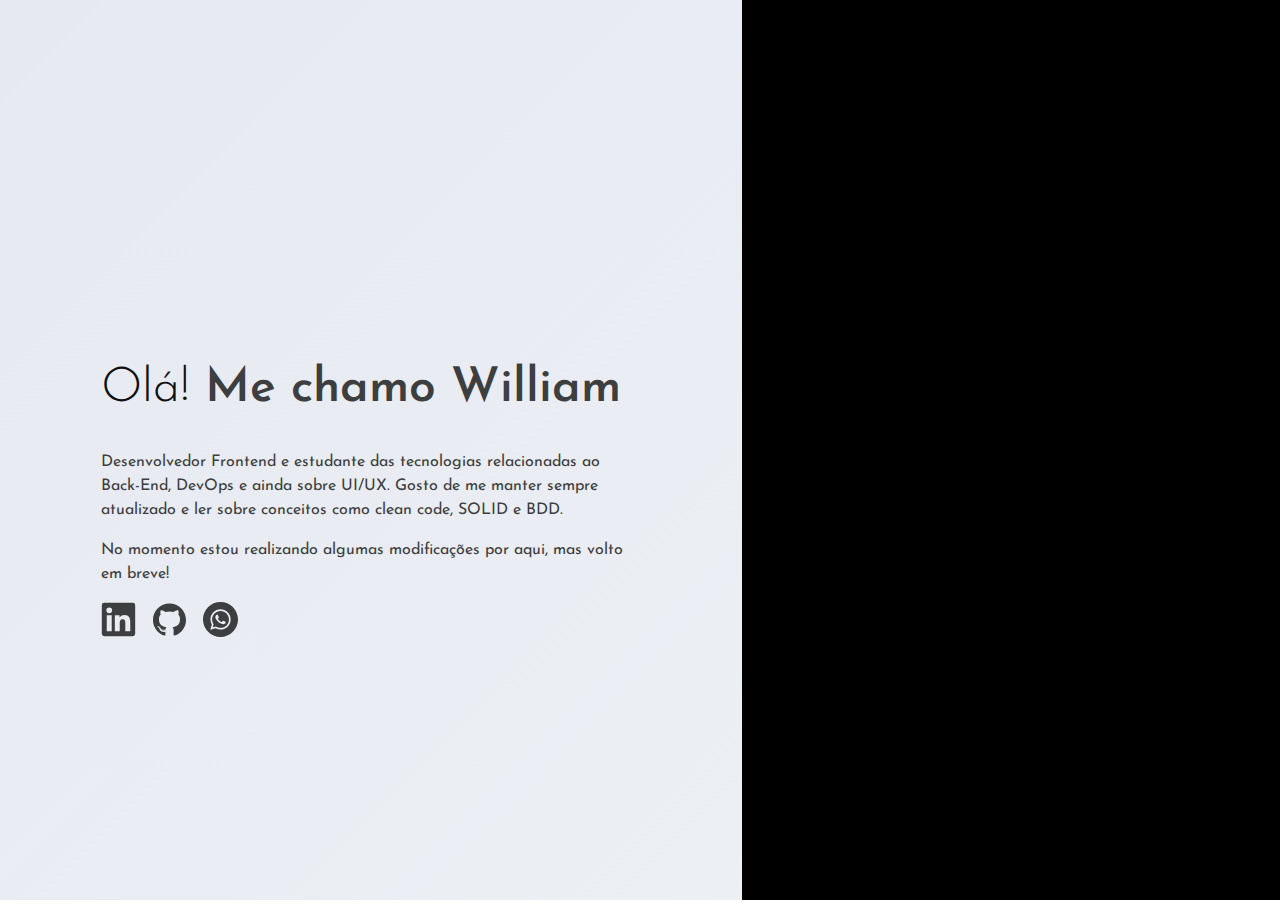
<file: index.html>
<!DOCTYPE html>
<html lang="pt-br">
  <head>
    <meta charset="UTF-8" />
    <meta name="viewport" content="width=device-width, initial-scale=1.0" />
    <link
      rel="icon"
      type="image/png"
      sizes="32x32"
      href="./comming-soon/images/favicon-32x32.png"
    />
    <title>Will</title>

    <link rel="preconnect" href="https://fonts.gstatic.com" />
    <link
      href="https://fonts.googleapis.com/css2?family=Josefin+Sans:wght@300;400;600&display=swap"
      rel="stylesheet"
    />

    <link rel="stylesheet" href="comming-soon/css/main.css" />

    <!-- Google Tag Manager -->
    <script>
      (function (w, d, s, l, i) {
        w[l] = w[l] || [];
        w[l].push({ "gtm.start": new Date().getTime(), event: "gtm.js" });
        var f = d.getElementsByTagName(s)[0],
          j = d.createElement(s),
          dl = l != "dataLayer" ? "&l=" + l : "";
        j.async = true;
        j.src = "https://www.googletagmanager.com/gtm.js?id=" + i + dl;
        f.parentNode.insertBefore(j, f);
      })(window, document, "script", "dataLayer", "GTM-K5GH57Q");
    </script>
    <!-- End Google Tag Manager -->
  </head>

  <body>
    <!-- Google Tag Manager (noscript) -->
    <noscript
      ><iframe
        src="https://www.googletagmanager.com/ns.html?id=GTM-K5GH57Q"
        height="0"
        width="0"
        style="display: none; visibility: hidden"
      ></iframe
    ></noscript>
    <!-- End Google Tag Manager (noscript) -->

    <div class="container">
      <header></header>

      <picture class="photo">
        <source
          srcset="comming-soon/images/hero-desktop.jpg"
          media="(min-width:
          1440px)"
        />
        <img src="comming-soon/images/hero-mobile.jpg" alt="" />
      </picture>

      <main>
        <h1>
          <span>Olá!</span>
          Me chamo William
        </h1>

        <p class="about">
          Desenvolvedor Frontend e estudante das tecnologias relacionadas ao
          Back-End, DevOps e ainda sobre UI/UX. Gosto de me manter sempre
          atualizado e ler sobre conceitos como clean code, SOLID e BDD.
        </p>

        <p>
          No momento estou realizando algumas modificações por aqui, mas volto
          em breve!
        </p>

        <ul>
          <li>
            <a
              href="https://www.linkedin.com/in/amaral-william/"
              target="_blank"
              title="LinkedIn"
            >
              <svg viewBox="0 0 128 128">
                <path
                  id="plain"
                  d="M116,3H12a8.91,8.91,0,0,0-9,8.8V116.22A8.91,8.91,0,0,0,12,125H116a8.93,8.93,0,0,0,9-8.81V11.77A8.93,8.93,0,0,0,116,3ZM39.17,107H21.06V48.73H39.17Zm-9-66.21a10.5,10.5,0,1,1,10.49-10.5A10.5,10.5,0,0,1,30.12,40.77ZM107,107H88.89V78.65c0-6.75-.12-15.44-9.41-15.44s-10.87,7.36-10.87,15V107H50.53V48.73H67.89v8h.24c2.42-4.58,8.32-9.41,17.13-9.41C103.6,47.28,107,59.35,107,75Z"
                ></path>
              </svg>
            </a>
          </li>
          <li>
            <a
              href="https://github.com/WillACosta"
              target="_blank"
              title="GitHub"
            >
              <svg viewBox="0 0 128 128">
                <path
                  fill-rule="evenodd"
                  clip-rule="evenodd"
                  d="M64 5.103c-33.347 0-60.388 27.035-60.388 60.388 0 26.682
                  17.303 49.317 41.297 57.303 3.017.56 4.125-1.31 4.125-2.905
                  0-1.44-.056-6.197-.082-11.243-16.8
                  3.653-20.345-7.125-20.345-7.125-2.747-6.98-6.705-8.836-6.705-8.836-5.48-3.748.413-3.67.413-3.67
                  6.063.425 9.257 6.223 9.257 6.223 5.386 9.23 14.127 6.562
                  17.573 5.02.542-3.903 2.107-6.568
                  3.834-8.076-13.413-1.525-27.514-6.704-27.514-29.843 0-6.593
                  2.36-11.98 6.223-16.21-.628-1.52-2.695-7.662.584-15.98 0 0
                  5.07-1.623 16.61 6.19C53.7 35 58.867 34.327 64 34.304c5.13.023
                  10.3.694 15.127 2.033 11.526-7.813 16.59-6.19 16.59-6.19 3.287
                  8.317 1.22 14.46.593 15.98 3.872 4.23 6.215 9.617 6.215 16.21
                  0 23.194-14.127 28.3-27.574 29.796 2.167 1.874 4.097 5.55
                  4.097 11.183 0 8.08-.07 14.583-.07 16.572 0 1.607 1.088 3.49
                  4.148 2.897 23.98-7.994 41.263-30.622 41.263-57.294C124.388
                  32.14 97.35 5.104 64 5.104z"
                ></path>
                <path
                  d="M26.484
                  91.806c-.133.3-.605.39-1.035.185-.44-.196-.685-.605-.543-.906.13-.31.603-.395
                  1.04-.188.44.197.69.61.537.91zm-.743-.55M28.93
                  94.535c-.287.267-.85.143-1.232-.28-.396-.42-.47-.983-.177-1.254.298-.266.844-.14
                  1.24.28.394.426.472.984.17 1.255zm-.575-.618M31.312
                  98.012c-.37.258-.976.017-1.35-.52-.37-.538-.37-1.183.01-1.44.373-.258.97-.025
                  1.35.507.368.545.368 1.19-.01 1.452zm0 0M34.573
                  101.373c-.33.365-1.036.267-1.552-.23-.527-.487-.674-1.18-.343-1.544.336-.366
                  1.045-.264 1.564.23.527.486.686 1.18.333 1.543zm0 0M39.073
                  103.324c-.147.473-.825.688-1.51.486-.683-.207-1.13-.76-.99-1.238.14-.477.823-.7
                  1.512-.485.683.206 1.13.756.988 1.237zm0 0M44.016
                  103.685c.017.498-.563.91-1.28.92-.723.017-1.308-.387-1.315-.877
                  0-.503.568-.91 1.29-.924.717-.013 1.306.387 1.306.88zm0
                  0M48.614 102.903c.086.485-.413.984-1.126
                  1.117-.7.13-1.35-.172-1.44-.653-.086-.498.422-.997
                  1.122-1.126.714-.123 1.354.17 1.444.663zm0 0"
                ></path>
              </svg>
            </a>
          </li>
          <li>
            <a href="tel:(33)988950944" title="Whatsapp">
              <svg
                xmlns="http://www.w3.org/2000/svg"
                width="24"
                height="24"
                viewBox="0 0 24 24"
              >
                <path
                  d="M12.031 6.172c-3.181 0-5.767 2.586-5.768 5.766-.001
                  1.298.38 2.27 1.019 3.287l-.582 2.128 2.182-.573c.978.58
                  1.911.928 3.145.929 3.178 0 5.767-2.587
                  5.768-5.766.001-3.187-2.575-5.77-5.764-5.771zm3.392
                  8.244c-.144.405-.837.774-1.17.824-.299.045-.677.063-1.092-.069-.252-.08-.575-.187-.988-.365-1.739-.751-2.874-2.502-2.961-2.617-.087-.116-.708-.94-.708-1.793s.448-1.273.607-1.446c.159-.173.346-.217.462-.217l.332.006c.106.005.249-.04.39.298.144.347.491
                  1.2.534
                  1.287.043.087.072.188.014.304-.058.116-.087.188-.173.289l-.26.304c-.087.086-.177.18-.076.354.101.174.449.741.964
                  1.201.662.591 1.221.774
                  1.394.86s.274.072.376-.043c.101-.116.433-.506.549-.68.116-.173.231-.145.39-.087s1.011.477
                  1.184.564.289.13.332.202c.045.072.045.419-.1.824zm-3.423-14.416c-6.627
                  0-12 5.373-12 12s5.373 12 12 12 12-5.373
                  12-12-5.373-12-12-12zm.029 18.88c-1.161
                  0-2.305-.292-3.318-.844l-3.677.964.984-3.595c-.607-1.052-.927-2.246-.926-3.468.001-3.825
                  3.113-6.937 6.937-6.937 1.856.001 3.598.723 4.907 2.034 1.31
                  1.311 2.031 3.054 2.03 4.908-.001 3.825-3.113 6.938-6.937
                  6.938z"
                />
              </svg>
            </a>
          </li>
        </ul>
      </main>
    </div>
  </body>
</html>
</file>
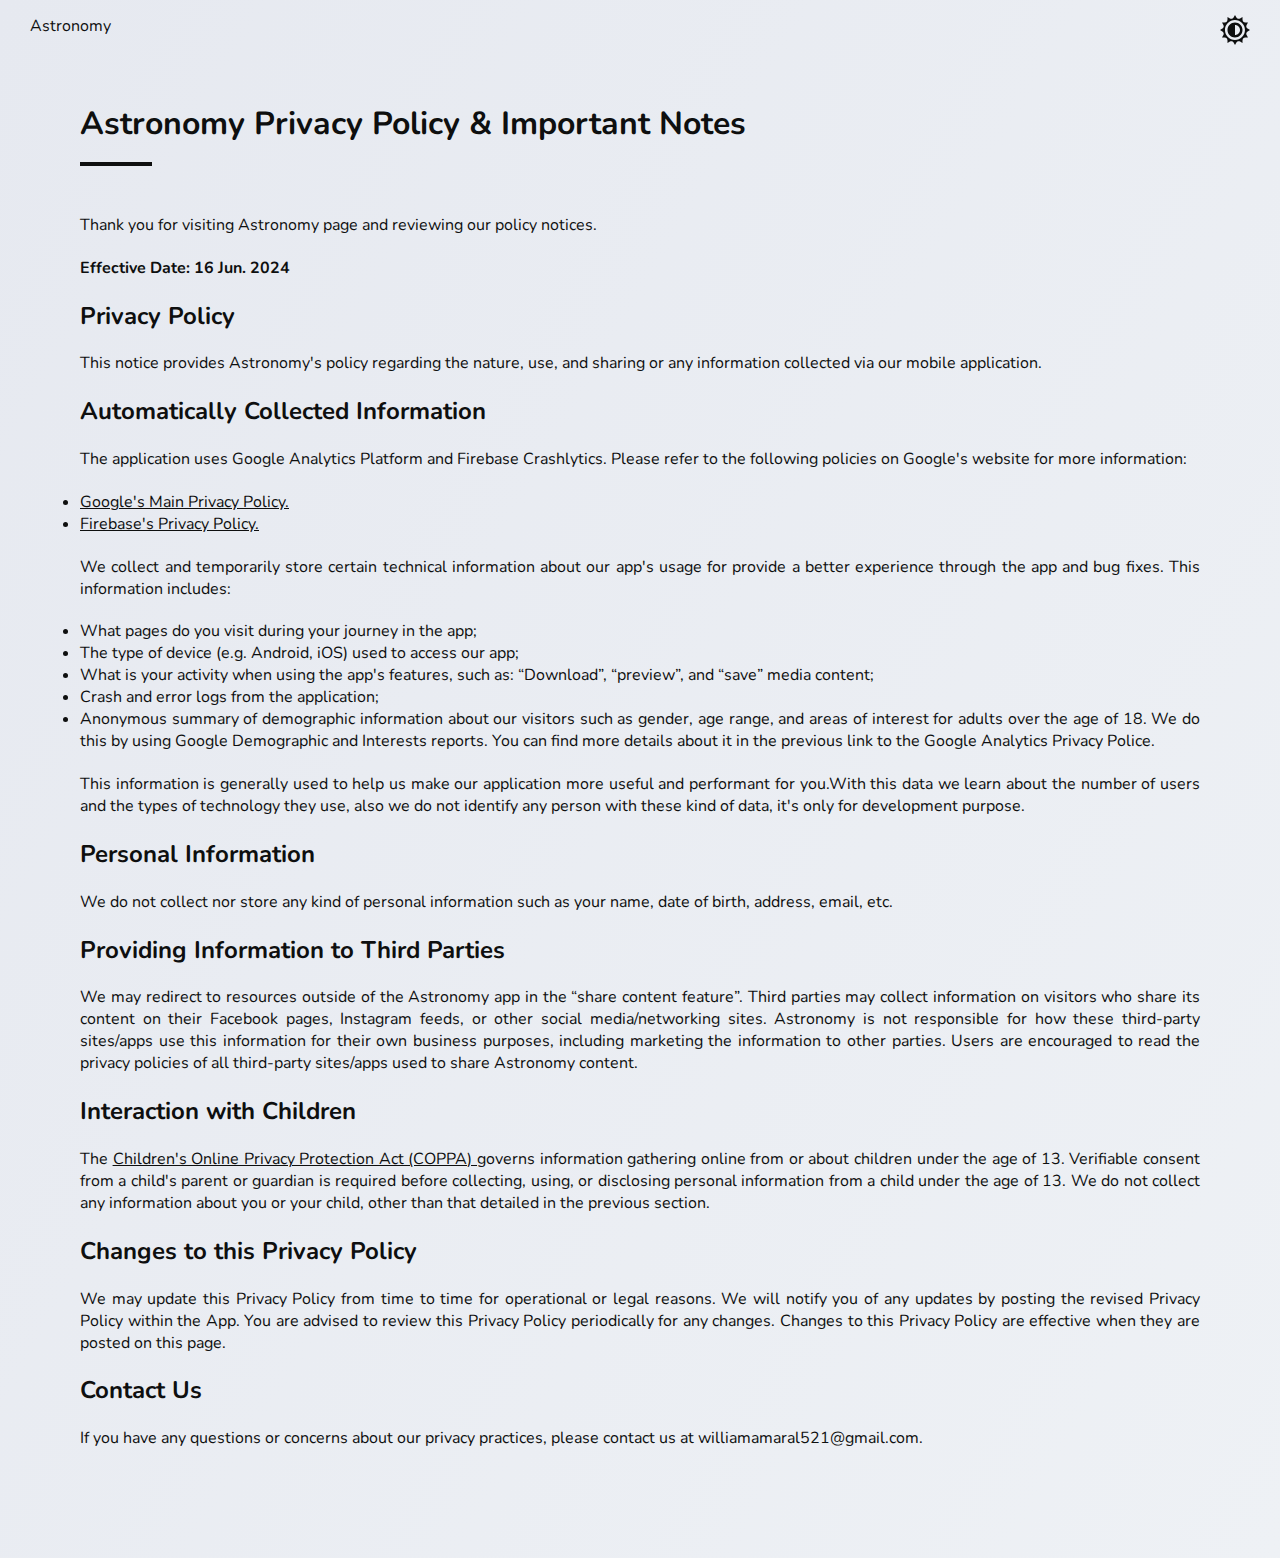
<file: astronomy/index.html>
<!DOCTYPE html>
<html lang="en">
  <head>
    <meta charset="UTF-8" />
    <meta name="viewport" content="width=device-width, initial-scale=1.0" />
    <title>Astronomy Privacy Policy</title>

    <link rel="stylesheet" href="public/main.css" />
    <link
      href="https://fonts.googleapis.com/css2?family=Nunito:wght@200;400;700&display=swap"
      rel="stylesheet"
    />
  </head>

  <body>
    <div class="introduce">
      <nav class="navbar">
        <ul class="navbar__nav">
          <li class="navbar__nav--item">
            <a href="#" class="active">Astronomy</a>
          </li>
          <li class="navbar__nav--item">
            <a href="#" title="Alternar tema" id="theme-switcher">
              <svg
                xmlns="http://www.w3.org/2000/svg"
                width="30"
                height="30"
                viewBox="0 0 24 24"
              >
                <path
                  d="M22.088 13.126l1.912-1.126-1.912-1.126c-1.021-.602-1.372-1.91-.788-2.942l1.093-1.932-2.22-.02c-1.185-.01-2.143-.968-2.153-2.153l-.02-2.219-1.932 1.093c-1.031.583-2.34.233-2.941-.788l-1.127-1.913-1.127 1.913c-.602 1.021-1.91 1.372-2.941.788l-1.932-1.093-.02 2.219c-.01 1.185-.968 2.143-2.153 2.153l-2.22.02 1.093 1.932c.584 1.032.233 2.34-.788 2.942l-1.912 1.126 1.912 1.126c1.021.602 1.372 1.91.788 2.942l-1.093 1.932 2.22.02c1.185.01 2.143.968 2.153 2.153l.02 2.219 1.932-1.093c1.031-.583 2.34-.233 2.941.788l1.127 1.913 1.127-1.913c.602-1.021 1.91-1.372 2.941-.788l1.932 1.093.02-2.219c.011-1.185.969-2.143 2.153-2.153l2.22-.02-1.093-1.932c-.584-1.031-.234-2.34.788-2.942zm-10.117 6.874c-4.411 0-8-3.589-8-8s3.588-8 8-8 8 3.589 8 8-3.589 8-8 8zm.029-12c2.206 0 4 1.794 4 4s-1.794 4-4 4v-8zm0-2c-3.313 0-6 2.687-6 6s2.687 6 6 6 6-2.687 6-6-2.687-6-6-6z"
                />
              </svg>
            </a>
          </li>
        </ul>
      </nav>

      <main>
        <div class="intro__text">
          <div class="introduce__title">
            <h1>Astronomy Privacy Policy & Important Notes</h1>
          </div>

          <p>
            Thank you for visiting Astronomy page and reviewing our policy
            notices.
          </p>
          <p class="my-3"><strong>Effective Date: 16 Jun. 2024</strong></p>

          <section>
            <h2>Privacy Policy</h2>

            <p class="my-3">
              This notice provides Astronomy's policy regarding the nature, use,
              and sharing or any information collected via our mobile
              application.
            </p>

            <h2>Automatically Collected Information</h2>

            <p class="my-3">
              The application uses Google Analytics Platform and Firebase
              Crashlytics. Please refer to the following policies on Google's
              website for more information:
            </p>

            <ul>
              <li>
                <a href="http://policies.google.com/privacy" target="_blank">
                  Google's Main Privacy Policy.
                </a>
              </li>
              <li>
                <a
                  href="https://firebase.google.com/support/privacy"
                  target="_blank"
                >
                  Firebase's Privacy Policy.
                </a>
              </li>
            </ul>

            <p class="my-3"">
              We collect and temporarily store certain technical information
              about our app's usage for provide a better experience through the
              app and bug fixes. This information includes:
            </p>

            <ul>
              <li>
                <span
                  >What pages do you visit during your journey in the app;</span
                >
              </li>
              <li>
                <span
                  >The type of device (e.g. Android, iOS) used to access our
                  app;</span
                >
              </li>
              <li>
                <span
                  >What is your activity when using the app's features, such as:
                  “Download”, “preview”, and “save” media content;</span
                >
              </li>
              <li><span>Crash and error logs from the application;</span></li>
              <li>
                <span
                  >Anonymous summary of demographic information about our
                  visitors such as gender, age range, and areas of interest for
                  adults over the age of 18. We do this by using Google
                  Demographic and Interests reports. You can find more details
                  about it in the previous link to the Google Analytics Privacy
                  Police.</span
                >
              </li>
            </ul>

            <p class="my-3">
                This information is generally used to help us make our application
            more useful and performant for you.With this data we learn about the
            number of users and the types of technology they use, also we do not
            identify any person with these kind of data, it's only for
            development purpose.
            </p>

            <h2>Personal Information</h2>

            <p class="my-3">
                We do not collect nor store any kind of personal information such as
            your name, date of birth, address, email, etc.
            </p>

            <h2>Providing Information to Third Parties</h2>

            <p class="my-3">
                We may redirect to resources outside of the Astronomy app in the
            “share content feature”. Third parties may collect information on
            visitors who share its content on their Facebook pages, Instagram
            feeds, or other social media/networking sites. Astronomy is not
            responsible for how these third-party sites/apps use this
            information for their own business purposes, including marketing the
            information to other parties. Users are encouraged to read the
            privacy policies of all third-party sites/apps used to share
            Astronomy content.
            </p>

            <h2>Interaction with Children</h2>

            <p class="my-3">The
            <a
              href="https://www.ecfr.gov/current/title-16/chapter-I/subchapter-C/part-312"
            >
              Children's Online Privacy Protection Act (COPPA)
            </a>

             governs information gathering online from or about children under
            the age of 13. Verifiable consent from a child's parent or guardian
            is required before collecting, using, or disclosing personal
            information from a child under the age of 13. We do not collect any
            information about you or your child, other than that detailed in the
            previous section.
            </p>

            <h2>Changes to this Privacy Policy</h2>

            <p class="my-3">We may update this Privacy Policy from time to time for operational
                or legal reasons. We will notify you of any updates by posting the
                revised Privacy Policy within the App. You are advised to review
                this Privacy Policy periodically for any changes. Changes to this
                Privacy Policy are effective when they are posted on this page.</p>

            <h2>Contact Us</h2>

           <p class="my-3">
            If you have any questions or concerns about our privacy practices,
            please contact us at williamamaral521@gmail.com.
           </p>
          </section>
        </div>
      </main>
    </div>
  </body>

  <script src="script.js"></script>
</html>
</file>
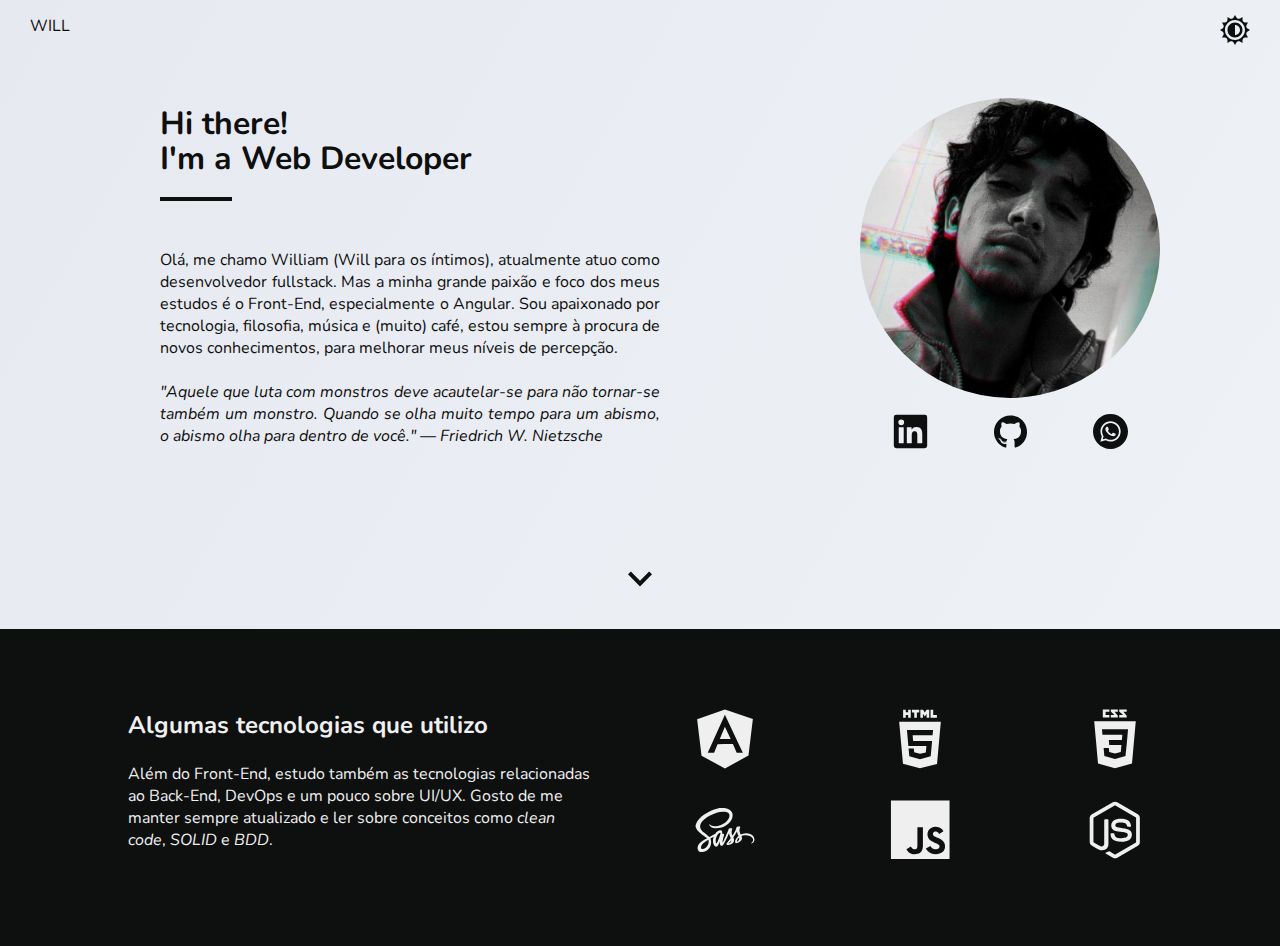
<file: page/index.html>
<!DOCTYPE html>
<html lang="en">

<head>
    <meta charset="UTF-8">
    <meta name="viewport" content="width=device-width, initial-scale=1.0">
    <title>Will Portfolio</title>

    <link rel="stylesheet" href="public/main.css">
    <link href="https://fonts.googleapis.com/css2?family=Nunito:wght@200;400;700&display=swap" rel="stylesheet">
</head>

<body>
    <div class="introduce">
        <nav class="navbar">
            <ul class="navbar__nav">
                <li class="navbar__nav--item">
                    <a href="#" class="active">WILL</a>
                </li>
                <!-- <li class="navbar__nav--item">
                    <div class="menu__toggle">
                        <div class="one"></div>
                        <div class="two"></div>
                        <div class="three"></div>
                    </div>
                </li> -->
                <li class="navbar__nav--item">
                    <a href="#" title="Alternar tema" id="theme-switcher">
                        <svg xmlns="http://www.w3.org/2000/svg" width="30" height="30" viewBox="0 0 24 24">
                            <path
                                d="M22.088 13.126l1.912-1.126-1.912-1.126c-1.021-.602-1.372-1.91-.788-2.942l1.093-1.932-2.22-.02c-1.185-.01-2.143-.968-2.153-2.153l-.02-2.219-1.932 1.093c-1.031.583-2.34.233-2.941-.788l-1.127-1.913-1.127 1.913c-.602 1.021-1.91 1.372-2.941.788l-1.932-1.093-.02 2.219c-.01 1.185-.968 2.143-2.153 2.153l-2.22.02 1.093 1.932c.584 1.032.233 2.34-.788 2.942l-1.912 1.126 1.912 1.126c1.021.602 1.372 1.91.788 2.942l-1.093 1.932 2.22.02c1.185.01 2.143.968 2.153 2.153l.02 2.219 1.932-1.093c1.031-.583 2.34-.233 2.941.788l1.127 1.913 1.127-1.913c.602-1.021 1.91-1.372 2.941-.788l1.932 1.093.02-2.219c.011-1.185.969-2.143 2.153-2.153l2.22-.02-1.093-1.932c-.584-1.031-.234-2.34.788-2.942zm-10.117 6.874c-4.411 0-8-3.589-8-8s3.588-8 8-8 8 3.589 8 8-3.589 8-8 8zm.029-12c2.206 0 4 1.794 4 4s-1.794 4-4 4v-8zm0-2c-3.313 0-6 2.687-6 6s2.687 6 6 6 6-2.687 6-6-2.687-6-6-6z" />
                        </svg>
                    </a>
                </li>
            </ul>
        </nav>

        <main>
            <div class="intro__text">
                <div class="introduce__title">
                    <h3>Hi there!</h3>
                    <h4>I'm a Web Developer</h4>
                </div>
                <p>
                    Olá, me chamo William (Will para os íntimos), atualmente atuo como desenvolvedor fullstack. Mas a
                    minha grande paixão e foco dos meus estudos é o Front-End, especialmente o Angular. Sou apaixonado
                    por tecnologia, filosofia, música e (muito) café, estou sempre à procura de novos conhecimentos,
                    para melhorar meus
                    níveis de percepção.
                </p>
                <br>
                <cite>
                    "Aquele que luta com monstros deve acautelar-se para não tornar-se também um monstro. Quando se
                    olha
                    muito tempo para um abismo, o abismo olha para dentro de você." ― Friedrich W. Nietzsche
                </cite>
            </div>
            <div class="sidebar">
                <img src="public/img/will.jpg" alt="will-profile">
                <ul class="sidebar__items">
                    <li>
                        <a href="https://www.linkedin.com/in/amaral-william/" target="_blank" title="LinkedIn">
                            <svg viewBox="0 0 128 128">
                                <path id="plain"
                                    d="M116,3H12a8.91,8.91,0,0,0-9,8.8V116.22A8.91,8.91,0,0,0,12,125H116a8.93,8.93,0,0,0,9-8.81V11.77A8.93,8.93,0,0,0,116,3ZM39.17,107H21.06V48.73H39.17Zm-9-66.21a10.5,10.5,0,1,1,10.49-10.5A10.5,10.5,0,0,1,30.12,40.77ZM107,107H88.89V78.65c0-6.75-.12-15.44-9.41-15.44s-10.87,7.36-10.87,15V107H50.53V48.73H67.89v8h.24c2.42-4.58,8.32-9.41,17.13-9.41C103.6,47.28,107,59.35,107,75Z">
                                </path>
                            </svg>
                        </a>
                    </li>
                    <li>
                        <a href="https://github.com/WillACosta" target="_blank" title="GitHub">
                            <svg viewBox="0 0 128 128">
                                <path fill-rule="evenodd" clip-rule="evenodd"
                                    d="M64 5.103c-33.347 0-60.388 27.035-60.388 60.388 0 26.682 17.303 49.317 41.297 57.303 3.017.56 4.125-1.31 4.125-2.905 0-1.44-.056-6.197-.082-11.243-16.8 3.653-20.345-7.125-20.345-7.125-2.747-6.98-6.705-8.836-6.705-8.836-5.48-3.748.413-3.67.413-3.67 6.063.425 9.257 6.223 9.257 6.223 5.386 9.23 14.127 6.562 17.573 5.02.542-3.903 2.107-6.568 3.834-8.076-13.413-1.525-27.514-6.704-27.514-29.843 0-6.593 2.36-11.98 6.223-16.21-.628-1.52-2.695-7.662.584-15.98 0 0 5.07-1.623 16.61 6.19C53.7 35 58.867 34.327 64 34.304c5.13.023 10.3.694 15.127 2.033 11.526-7.813 16.59-6.19 16.59-6.19 3.287 8.317 1.22 14.46.593 15.98 3.872 4.23 6.215 9.617 6.215 16.21 0 23.194-14.127 28.3-27.574 29.796 2.167 1.874 4.097 5.55 4.097 11.183 0 8.08-.07 14.583-.07 16.572 0 1.607 1.088 3.49 4.148 2.897 23.98-7.994 41.263-30.622 41.263-57.294C124.388 32.14 97.35 5.104 64 5.104z">
                                </path>
                                <path
                                    d="M26.484 91.806c-.133.3-.605.39-1.035.185-.44-.196-.685-.605-.543-.906.13-.31.603-.395 1.04-.188.44.197.69.61.537.91zm-.743-.55M28.93 94.535c-.287.267-.85.143-1.232-.28-.396-.42-.47-.983-.177-1.254.298-.266.844-.14 1.24.28.394.426.472.984.17 1.255zm-.575-.618M31.312 98.012c-.37.258-.976.017-1.35-.52-.37-.538-.37-1.183.01-1.44.373-.258.97-.025 1.35.507.368.545.368 1.19-.01 1.452zm0 0M34.573 101.373c-.33.365-1.036.267-1.552-.23-.527-.487-.674-1.18-.343-1.544.336-.366 1.045-.264 1.564.23.527.486.686 1.18.333 1.543zm0 0M39.073 103.324c-.147.473-.825.688-1.51.486-.683-.207-1.13-.76-.99-1.238.14-.477.823-.7 1.512-.485.683.206 1.13.756.988 1.237zm0 0M44.016 103.685c.017.498-.563.91-1.28.92-.723.017-1.308-.387-1.315-.877 0-.503.568-.91 1.29-.924.717-.013 1.306.387 1.306.88zm0 0M48.614 102.903c.086.485-.413.984-1.126 1.117-.7.13-1.35-.172-1.44-.653-.086-.498.422-.997 1.122-1.126.714-.123 1.354.17 1.444.663zm0 0">
                                </path>
                            </svg>
                        </a>
                    </li>
                    <!-- <li>
                        <a href="https://www.instagram.com/_will_ac/" target="_blank" title="Instagram">
                            <svg xmlns="http://www.w3.org/2000/svg" width="24" height="24" viewBox="0 0 24 24">
                                <path
                                    d="M14.829 6.302c-.738-.034-.96-.04-2.829-.04s-2.09.007-2.828.04c-1.899.087-2.783.986-2.87 2.87-.033.738-.041.959-.041 2.828s.008 2.09.041 2.829c.087 1.879.967 2.783 2.87 2.87.737.033.959.041 2.828.041 1.87 0 2.091-.007 2.829-.041 1.899-.086 2.782-.988 2.87-2.87.033-.738.04-.96.04-2.829s-.007-2.09-.04-2.828c-.088-1.883-.973-2.783-2.87-2.87zm-2.829 9.293c-1.985 0-3.595-1.609-3.595-3.595 0-1.985 1.61-3.594 3.595-3.594s3.595 1.609 3.595 3.594c0 1.985-1.61 3.595-3.595 3.595zm3.737-6.491c-.464 0-.84-.376-.84-.84 0-.464.376-.84.84-.84.464 0 .84.376.84.84 0 .463-.376.84-.84.84zm-1.404 2.896c0 1.289-1.045 2.333-2.333 2.333s-2.333-1.044-2.333-2.333c0-1.289 1.045-2.333 2.333-2.333s2.333 1.044 2.333 2.333zm-2.333-12c-6.627 0-12 5.373-12 12s5.373 12 12 12 12-5.373 12-12-5.373-12-12-12zm6.958 14.886c-.115 2.545-1.532 3.955-4.071 4.072-.747.034-.986.042-2.887.042s-2.139-.008-2.886-.042c-2.544-.117-3.955-1.529-4.072-4.072-.034-.746-.042-.985-.042-2.886 0-1.901.008-2.139.042-2.886.117-2.544 1.529-3.955 4.072-4.071.747-.035.985-.043 2.886-.043s2.14.008 2.887.043c2.545.117 3.957 1.532 4.071 4.071.034.747.042.985.042 2.886 0 1.901-.008 2.14-.042 2.886z" />
                            </svg>
                        </a>
                    </li> -->
                    <li>
                        <a href="tel:(33)988950944">
                            <svg xmlns="http://www.w3.org/2000/svg" width="24" height="24" viewBox="0 0 24 24">
                                <path
                                    d="M12.031 6.172c-3.181 0-5.767 2.586-5.768 5.766-.001 1.298.38 2.27 1.019 3.287l-.582 2.128 2.182-.573c.978.58 1.911.928 3.145.929 3.178 0 5.767-2.587 5.768-5.766.001-3.187-2.575-5.77-5.764-5.771zm3.392 8.244c-.144.405-.837.774-1.17.824-.299.045-.677.063-1.092-.069-.252-.08-.575-.187-.988-.365-1.739-.751-2.874-2.502-2.961-2.617-.087-.116-.708-.94-.708-1.793s.448-1.273.607-1.446c.159-.173.346-.217.462-.217l.332.006c.106.005.249-.04.39.298.144.347.491 1.2.534 1.287.043.087.072.188.014.304-.058.116-.087.188-.173.289l-.26.304c-.087.086-.177.18-.076.354.101.174.449.741.964 1.201.662.591 1.221.774 1.394.86s.274.072.376-.043c.101-.116.433-.506.549-.68.116-.173.231-.145.39-.087s1.011.477 1.184.564.289.13.332.202c.045.072.045.419-.1.824zm-3.423-14.416c-6.627 0-12 5.373-12 12s5.373 12 12 12 12-5.373 12-12-5.373-12-12-12zm.029 18.88c-1.161 0-2.305-.292-3.318-.844l-3.677.964.984-3.595c-.607-1.052-.927-2.246-.926-3.468.001-3.825 3.113-6.937 6.937-6.937 1.856.001 3.598.723 4.907 2.034 1.31 1.311 2.031 3.054 2.03 4.908-.001 3.825-3.113 6.938-6.937 6.938z" />
                            </svg>
                        </a>
                    </li>
                </ul>
            </div>
        </main>

        <div class="arrow__area">
            <a href="#tech" rel="noopener">
                <svg xmlns="http://www.w3.org/2000/svg" width="24" height="24" viewBox="0 0 24 24">
                    <path d="M0 7.33l2.829-2.83 9.175 9.339 9.167-9.339 2.829 2.83-11.996 12.17z" />
                </svg>
            </a>
        </div>
    </div>

    <section class="tech" id="tech">
        <section class="content">
            <div class="content__text">
                <h1>Algumas tecnologias que utilizo</h1><br>
                <p>
                    Além do Front-End, estudo também as tecnologias relacionadas ao Back-End, DevOps e um pouco sobre
                    UI/UX. Gosto de me manter sempre atualizado e ler sobre conceitos como <i>clean code</i>,
                    <i>SOLID</i> e
                    <i>BDD</i>.
                </p>
            </div>
            <div class="content__item">
                <ul>
                    <li>
                        <svg viewBox="0 0 128 128">
                            <path
                                d="M52.864 64h23.28l-12.375-25.877zM63.81 1.026l-59.257 20.854 9.363 77.637 49.957 27.457 50.214-27.828 9.36-77.635-59.637-20.485zm-15.766 73.974l-7.265 18.176-13.581.056 36.608-81.079-.07-.153h-.064l.001-.133.063.133h.14100000000000001l.123-.274v.274h-.124l-.069.153 38.189 81.417-13.074-.287-8.042-18.58-17.173.082">
                            </path>
                        </svg>
                    </li>
                    <li>
                        <svg viewBox="0 0 128 128">
                            <path
                                d="M19.569 27l8.087 89.919 36.289 9.682 36.39-9.499 8.096-90.102h-88.862zm72.041 20.471l-.507 5.834-.223 2.695h-42.569l1.017 12h40.54l-.271 2.231-2.615 28.909-.192 1.69-22.79 6.134v-.005l-.027.012-22.777-5.916-1.546-17.055h11.168l.791 8.46 12.385 3.139.006-.234v.012l12.412-2.649 1.296-13.728h-38.555l-2.734-30.836-.267-3.164h55.724000000000004l-.266 2.471zM27.956 1.627h5.622v5.556h5.144v-5.556h5.623v16.822h-5.623v-5.633h-5.143v5.633h-5.623v-16.822zM51.738 7.206h-4.95v-5.579h15.525v5.579h-4.952v11.243h-5.623v-11.243zM64.777 1.627h5.862l3.607 5.911 3.603-5.911h5.865v16.822h-5.601v-8.338l-3.867 5.981h-.098l-3.87-5.981v8.338h-5.502v-16.822zM86.513 1.627h5.624v11.262h7.907v5.561h-13.531v-16.823z">
                            </path>
                        </svg>
                    </li>
                    <li>
                        <svg viewBox="0 0 128 128">
                            <path
                                d="M19.67 26l8.069 90.493 36.206 10.05 36.307-10.063 8.078-90.48h-88.66zm69.21 50.488l-2.35 21.892.009 1.875-22.539 6.295v.001l-.018.015-22.719-6.225-1.537-17.341h11.141l.79 8.766 12.347 3.295-.004.015v-.032l12.394-3.495 1.308-14.549h-25.907000000000004l-.222-2.355-.506-5.647-.265-2.998h27.886000000000003l1.014-11h-42.473l-.223-2.589-.506-6.03-.265-3.381h55.597l-.267 3.334-2.685 30.154">
                            </path>
                            <path
                                d="M89 14.374l-7.149-8.374h7.149v-5h-16v4.363l8.39 7.637h-8.39v5h16zM70 14.374l-6.807-8.374h6.807v-5h-15v4.363l7.733 7.637h-7.733v5h15zM52 13h-8v-7h8v-5h-14v17h14z">
                            </path>
                        </svg>
                    </li>
                    <li>
                        <svg viewBox="0 0 128 128">
                            <path fill-rule="evenodd" clip-rule="evenodd"
                                d="M1.219 56.156c0 .703.207 1.167.323 1.618.756 2.933 2.381 5.45 4.309 7.746 2.746 3.272 6.109 5.906 9.554 8.383 2.988 2.148 6.037 4.248 9.037 6.38.515.366 1.002.787 1.561 1.236-.481.26-.881.489-1.297.7-3.959 2.008-7.768 4.259-11.279 6.986-2.116 1.644-4.162 3.391-5.607 5.674-2.325 3.672-3.148 7.584-1.415 11.761.506 1.22 1.278 2.274 2.367 3.053.353.252.749.502 1.162.6 1.058.249 2.136.412 3.207.609l3.033-.002c3.354-.299 6.407-1.448 9.166-3.352 4.312-2.976 7.217-6.966 8.466-12.087.908-3.722.945-7.448-.125-11.153-.099-.344-.224-.681-.354-1.014-.13-.333-.283-.657-.463-1.072l6.876-3.954.103.088c-.125.409-.258.817-.371 1.23-.817 2.984-1.36 6.02-1.165 9.117.208 3.3 1.129 6.389 3.061 9.146 1.562 2.23 5.284 2.313 6.944.075.589-.795 1.16-1.626 1.589-2.513 1.121-2.315 2.159-4.671 3.23-7.011l.187-.428c-.077 1.108-.167 2.081-.208 3.055-.064 1.521.025 3.033.545 4.48.445 1.238 1.202 2.163 2.62 2.326.97.111 1.743-.333 2.456-.896 1.114-.879 2.019-1.965 2.691-3.199 1.901-3.491 3.853-6.961 5.576-10.54 1.864-3.871 3.494-7.855 5.225-11.792l.286-.698c.409 1.607.694 3.181 1.219 4.671.61 1.729 1.365 3.417 2.187 5.058.389.775.344 1.278-.195 1.928-2.256 2.72-4.473 5.473-6.692 8.223-.491.607-.98 1.225-1.389 1.888-.247.403-.411.894-.48 1.364-.133.898.422 1.764 1.383 1.971.878.189 1.813.259 2.708.193 3.097-.228 5.909-1.315 8.395-3.157 3.221-2.386 4.255-5.642 3.475-9.501-.211-1.047-.584-2.065-.947-3.074-.163-.455-.174-.774.123-1.198 2.575-3.677 4.775-7.578 6.821-11.569.081-.157.164-.314.306-.482.663 3.45 1.661 6.775 3.449 9.792-.912.879-1.815 1.676-2.632 2.554-1.799 1.934-3.359 4.034-4.173 6.595-.35 1.104-.619 2.226-.463 3.405.242 1.831 1.742 3.021 3.543 2.604 3.854-.892 7.181-2.708 9.612-5.925 1.636-2.166 1.785-4.582 1.1-7.113-.188-.688-.411-1.365-.651-2.154.951-.295 1.878-.649 2.837-.868 4.979-1.136 9.904-.938 14.702.86 2.801 1.05 5.064 2.807 6.406 5.571 1.639 3.379.733 6.585-2.452 8.721-.297.199-.637.356-.883.605-.151.153-.242.459-.205.67.021.123.346.277.533.275 1.047-.008 1.896-.557 2.711-1.121 2.042-1.413 3.532-3.314 3.853-5.817l.063-.188-.077-1.63c-.031-.094.023-.187.016-.258-.434-3.645-2.381-6.472-5.213-8.688-3.28-2.565-7.153-3.621-11.249-3.788-3.338-.136-6.619.36-9.765 1.503-.897.325-1.786.71-2.688 1.073-.121-.219-.251-.429-.358-.646-.926-1.896-2.048-3.708-2.296-5.882-.176-1.544-.392-3.086-.025-4.613.353-1.469.813-2.913 1.246-4.362.223-.746.066-1.164-.646-1.5-.248-.117-.518-.219-.786-.258-1.75-.254-3.476-.109-5.171.384-.6.175-1.036.511-1.169 1.175-.076.381-.231.746-.339 1.122-.443 1.563-.757 3.156-1.473 4.645-1.794 3.735-3.842 7.329-5.938 10.897-.227.385-.466.763-.752 1.23-.736-1.54-1.521-2.922-1.759-4.542-.269-1.832-.481-3.661-.025-5.479.339-1.356.782-2.687 1.19-4.025.193-.636.104-.97-.472-1.305-.291-.169-.62-.319-.948-.368-1.815-.269-3.603-.128-5.354.438-.543.176-.828.527-.994 1.087-.488 1.652-.904 3.344-1.589 4.915-2.774 6.36-5.628 12.687-8.479 19.013-.595 1.321-1.292 2.596-1.963 3.882-.17.326-.418.613-.63.919-.17-.201-.236-.339-.235-.477.005-.813-.092-1.65.063-2.436.469-2.378 1.009-4.743 1.578-7.099.47-1.946 1.017-3.874 1.538-5.807.175-.647.178-1.252-.287-1.796-.781-.911-2.413-1.111-3.381-.409l-.428.242.083-.69c.204-1.479.245-2.953-.161-4.41-.506-1.816-1.802-2.861-3.686-2.803-.878.027-1.8.177-2.613.497-3.419 1.34-6.048 3.713-8.286 6.568-.203.259-.471.495-.757.654-2.893 1.604-5.795 3.188-8.696 4.778l-3.229 1.769c-.866-.826-1.653-1.683-2.546-2.41-2.727-2.224-5.498-4.393-8.244-6.592-2.434-1.949-4.792-3.979-6.596-6.56-1.342-1.92-2.207-4.021-2.29-6.395-.105-3.025.753-5.789 2.293-8.362 1.97-3.292 4.657-5.934 7.611-8.327 3.125-2.53 6.505-4.678 10.008-6.639 4.901-2.743 9.942-5.171 15.347-6.774 5.542-1.644 11.165-2.585 16.965-1.929 2.28.258 4.494.78 6.527 1.895 1.557.853 2.834 1.97 3.428 3.716.586 1.718.568 3.459.162 5.204-.825 3.534-2.76 6.447-5.195 9.05-3.994 4.267-8.866 7.172-14.351 9.091-3.165 1.107-6.421 1.802-9.765 2.083-2.729.229-5.401-.013-7.985-.962-1.711-.629-3.201-1.591-4.399-2.987-.214-.25-.488-.521-.887-.287-.391.23-.46.602-.329.979.219.626.421 1.278.762 1.838.857 1.405 2.107 2.424 3.483 3.298 2.643 1.681 5.597 2.246 8.66 2.377 4.648.201 9.183-.493 13.654-1.74 6.383-1.78 11.933-4.924 16.384-9.884 3.706-4.13 6.353-8.791 6.92-14.419.277-2.747-.018-5.438-1.304-7.944-1.395-2.715-3.613-4.734-6.265-6.125-3.862-2.025-8.03-3.204-12.332-3.204h-4.31c-5.21 0-10.247 1.493-15.143 3.274-3.706 1.349-7.34 2.941-10.868 4.703-7.683 3.839-14.838 8.468-20.715 14.833-2.928 3.171-5.407 6.67-6.833 10.79-.417 1.206-.813 2.499-1.111 3.746m27.839 36.013c-.333 4.459-2.354 8.074-5.657 11.002-1.858 1.646-3.989 2.818-6.471 3.23-.9.149-1.821.185-2.694-.188-1.245-.532-1.524-1.637-1.548-2.814-.037-1.876.62-3.572 1.521-5.186 1.176-2.104 2.9-3.708 4.741-5.206 2.9-2.361 6.046-4.359 9.268-6.245l.243-.1c.498 1.84.735 3.657.597 5.507zm25.158-19.379c-.235 1.424-.529 2.849-.945 4.229-1.438 4.777-3.285 9.406-5.282 13.973-.369.845-.906 1.616-1.373 2.417-.072.124-.179.231-.283.334-.578.571-1.126.541-1.418-.206-.34-.868-.549-1.797-.729-2.716-.121-.617-.092-1.265-.13-1.897.039-4.494 1.41-8.578 3.736-12.38.959-1.568 2.003-3.062 3.598-4.054.49-.305 1.04-.55 1.595-.706.85-.239 1.372.154 1.231 1.006zm17.164 21.868l6.169-7.203c.257 2.675-4.29 8.015-6.169 7.203zm19.703-4.847c-.436.25-.911.43-1.358.661-.409.212-.544-.002-.556-.354-.008-.239.027-.489.093-.721.833-2.938 2.366-5.446 4.647-7.486l.16-.082c1.085 3.035-.169 6.368-2.986 7.982z">
                            </path>
                        </svg>
                    </li>
                    <li>
                        <svg viewBox="0 0 128 128">
                            <path
                                d="M2 1v125h125v-125h-125zm66.119 106.513c-1.845 3.749-5.367 6.212-9.448 7.401-6.271 1.44-12.269.619-16.731-2.059-2.986-1.832-5.318-4.652-6.901-7.901l9.52-5.83c.083.035.333.487.667 1.071 1.214 2.034 2.261 3.474 4.319 4.485 2.022.69 6.461 1.131 8.175-2.427 1.047-1.81.714-7.628.714-14.065-.001-10.115.046-20.188.046-30.188h11.709c0 11 .06 21.418 0 32.152.025 6.58.596 12.446-2.07 17.361zm48.574-3.308c-4.07 13.922-26.762 14.374-35.83 5.176-1.916-2.165-3.117-3.296-4.26-5.795 4.819-2.772 4.819-2.772 9.508-5.485 2.547 3.915 4.902 6.068 9.139 6.949 5.748.702 11.531-1.273 10.234-7.378-1.333-4.986-11.77-6.199-18.873-11.531-7.211-4.843-8.901-16.611-2.975-23.335 1.975-2.487 5.343-4.343 8.877-5.235l3.688-.477c7.081-.143 11.507 1.727 14.756 5.355.904.916 1.642 1.904 3.022 4.045-3.772 2.404-3.76 2.381-9.163 5.879-1.154-2.486-3.069-4.046-5.093-4.724-3.142-.952-7.104.083-7.926 3.403-.285 1.023-.226 1.975.227 3.665 1.273 2.903 5.545 4.165 9.377 5.926 11.031 4.474 14.756 9.271 15.672 14.981.882 4.916-.213 8.105-.38 8.581z">
                            </path>
                        </svg>
                    </li>
                    <li>
                        <svg viewBox="0 0 128 128">
                            <path
                                d="M112.771 30.334l-44.097-25.605c-2.781-1.584-6.402-1.584-9.205 0l-44.568 25.605c-2.87 1.651-4.901 4.754-4.901 8.073v51.142c0 3.319 2.084 6.423 4.954 8.083l11.775 6.688c5.628 2.772 7.617 2.772 10.178 2.772 8.333 0 13.093-5.039 13.093-13.828v-50.49c0-.713-.371-1.774-1.071-1.774h-5.623c-.712 0-2.306 1.061-2.306 1.773v50.49c0 3.896-3.524 7.773-10.11 4.48l-12.167-7.013c-.424-.23-.723-.693-.723-1.181v-51.142c0-.482.555-.966.982-1.213l44.424-25.561c.415-.235 1.025-.235 1.439 0l43.882 25.555c.42.253.272.722.272 1.219v51.142c0 .488.183.963-.232 1.198l-44.086 25.576c-.378.227-.847.227-1.261 0l-11.307-6.749c-.341-.198-.746-.269-1.073-.086-3.146 1.783-3.726 2.02-6.677 3.043-.726.253-1.797.692.41 1.929l14.798 8.754c1.417.82 3.027 1.246 4.647 1.246 1.642 0 3.25-.426 4.667-1.246l43.885-25.582c2.87-1.672 4.23-4.764 4.23-8.083v-51.142c0-3.319-1.36-6.414-4.229-8.073zM77.91 81.445c-11.726 0-14.309-3.235-15.17-9.066-.1-.628-.633-1.379-1.272-1.379h-5.731c-.709 0-1.279.86-1.279 1.566 0 7.466 4.059 16.512 23.453 16.512 14.039 0 22.088-5.455 22.088-15.109 0-9.572-6.467-12.084-20.082-13.886-13.762-1.819-15.16-2.738-15.16-5.962 0-2.658 1.184-6.203 11.374-6.203 9.105 0 12.461 1.954 13.842 8.091.118.577.645.991 1.24.991h5.754c.354 0 .692-.143.94-.396.24-.272.367-.613.335-.979-.891-10.568-7.912-15.493-22.112-15.493-12.631 0-20.166 5.334-20.166 14.275 0 9.698 7.497 12.378 19.622 13.577 14.505 1.422 15.633 3.542 15.633 6.395 0 4.955-3.978 7.066-13.309 7.066z">
                            </path>
                        </svg>
                    </li>
                </ul>
            </div>
        </section>
    </section>
</body>

<script src="script.js"></script>

</html>
</file>
<file: comming-soon/css/main.css>
/* Variables */
@media (max-width: 1080px) {
  html {
    font-size: 93.75%;
  }
}

@media (max-width: 720px) {
  html {
    font-size: 87.5%;
  }
}

html {
  font-family: "Josefin Sans", Helvetica, Arial, sans-serif;
  font-size: 1rem;
}

body {
  background: linear-gradient(135deg, #e6e9f0 0%, #eef1f5 100%);
  background-repeat: no-repeat;
}

* {
  padding: 0;
  margin: 0;
  -webkit-box-sizing: border-box;
          box-sizing: border-box;
}

@media (min-width: 992px) {
  html {
    min-height: 100%;
    height: 100%;
  }
}

/* Variables */
@media (max-width: 1080px) {
  html {
    font-size: 93.75%;
  }
}

@media (max-width: 720px) {
  html {
    font-size: 87.5%;
  }
}

html {
  font-family: "Josefin Sans", Helvetica, Arial, sans-serif;
  font-size: 1rem;
}

body {
  background: linear-gradient(135deg, #e6e9f0 0%, #eef1f5 100%);
  background-repeat: no-repeat;
}

@media (min-width: 992px) {
  .container {
    display: -ms-grid;
    display: grid;
    -ms-grid-columns: 58% 42%;
        grid-template-columns: 58% 42%;
    -ms-grid-rows: 90px 1fr;
        grid-template-rows: 90px 1fr;
    grid-column-gap: 0px;
    grid-row-gap: 0px;
    height: 100vh;
  }
  .photo img {
    height: 100vh;
    -o-object-fit: cover;
       object-fit: cover;
  }
  header {
    padding: 4.3rem 2.5rem;
    -ms-flex-item-align: center;
        -ms-grid-row-align: center;
        align-self: center;
    -ms-grid-column-align: center;
        justify-self: center;
    max-width: 506px;
    width: 100%;
  }
  header img {
    width: 163px !important;
  }
  main {
    text-align: left !important;
    padding: 60px 30px !important;
    -ms-flex-item-align: center;
        -ms-grid-row-align: center;
        align-self: center;
    -ms-grid-column-align: center;
        justify-self: center;
    max-width: 600px;
    width: 100%;
  }
  main h1 {
    font-size: 3rem !important;
  }
  main p {
    font-size: inherit !important;
  }
  main p.about {
    margin-top: 2.3rem;
  }
  main ul {
    -webkit-box-pack: left !important;
        -ms-flex-pack: left !important;
            justify-content: left !important;
  }
}

img {
  max-width: 100%;
  width: 100%;
}

header {
  padding: 2rem;
}

header img {
  width: 100px;
}

main {
  margin-top: 1rem;
  padding: 1.5rem 1rem;
  text-align: center;
}

main h1 {
  font-weight: 600;
  color: #3d3e40;
  margin: 0 auto;
}

main h1 span {
  font-weight: 300;
  color: #0e0f0f;
}

main p {
  margin-top: 1rem;
  line-height: 1.5rem;
  font-size: .85rem;
  color: #3d3e40;
}

main ul {
  -webkit-box-pack: center;
      -ms-flex-pack: center;
          justify-content: center;
  display: -webkit-box;
  display: -ms-flexbox;
  display: flex;
  gap: 1rem;
  -ms-flex-item-align: center;
      align-self: center;
  padding-top: 1rem;
}

main ul li {
  list-style: none;
}

main ul svg {
  width: 35px;
  height: 35px;
  fill: #3d3e40;
}

.sidebar {
  margin: 0 auto;
}

.sidebar img {
  width: 300px;
  border-radius: 100%;
  display: block;
  max-width: 100%;
}
/*# sourceMappingURL=main.css.map */
</file>
<file: astronomy/public/main.css>
@charset "UTF-8";

.mt-3 {
  margin-top: 1.3rem;
}

.my-3 {
  margin: 1.3rem 0;
}

a {
  color: var(--textVariant);
}

@media (max-width: 700px) {
  .tech {
    padding: 3.23rem !important;
  }
  .tech .content__text {
    padding: 0 !important;
    text-align: justify;
  }
  .tech .content__text h1 {
    text-align: left;
  }
  .tech .content {
    -ms-grid-columns: 1fr !important;
    grid-template-columns: 1fr !important;
    gap: 2rem;
  }
}

/* Configurações base */
* {
  margin: 0;
  padding: 0;
  -webkit-box-sizing: border-box;
  box-sizing: border-box;
  font-family: "Nunito", Helvetica, Arial, sans-serif;
  -webkit-transition: all 0.15s ease;
  transition: all 0.15s ease;
}

/* Theme Colors */
:root {
  --bg: #0e0f0f;
  --bgGradient: linear-gradient(120deg, #e6e9f0 0%, #eef1f5 100%);
  --textPrimary: #efefef;
  --textVariant: #0e0f0f;
  --textDark: #0e0f0f;
}

.inverse {
  --bg: #efefef;
  --bgGradient: linear-gradient(120deg, #3d3e40 0%, #111111 100%);
  --textPrimary: #3d3e40;
  --textVariant: #efefef;
  --textDark: #d7dddd;
}

.introduce {
  background: var(--bgGradient);
  background-size: cover;
  background-repeat: no-repeat;
  background-position: center;
}

ul.navbar__nav {
  display: -webkit-box;
  display: -ms-flexbox;
  display: flex;
  -webkit-box-orient: horizontal;
  -webkit-box-direction: normal;
  -ms-flex-direction: row;
  flex-direction: row;
  -ms-flex-wrap: wrap;
  flex-wrap: wrap;
  -webkit-box-pack: justify;
  -ms-flex-pack: justify;
  justify-content: space-between;
}

ul.navbar__nav li.navbar__nav--item {
  display: -webkit-box;
  display: -ms-flexbox;
  display: flex;
  -webkit-box-flex: 1;
  -ms-flex: 1 2 100px;
  flex: 1 2 100px;
  list-style: none;
  padding: 15px 30px;
  display: block;
}

ul.navbar__nav li.navbar__nav--item:last-child {
  display: -webkit-box;
  display: -ms-flexbox;
  display: flex;
  -webkit-box-pack: end;
  -ms-flex-pack: end;
  justify-content: flex-end;
  -ms-flex-item-align: center;
  align-self: center;
}

ul.navbar__nav li.navbar__nav--item a {
  text-decoration: none;
  color: var(--textVariant);
}

ul.navbar__nav li.navbar__nav--item a:hover {
  border-bottom: 1px solid var(--textVariant);
  color: var(--textVariant);
}

ul.navbar__nav li.navbar__nav--item a svg {
  fill: var(--textDark);
}

main {
  display: -webkit-box;
  display: -ms-flexbox;
  display: flex;
  -webkit-box-orient: horizontal;
  -webkit-box-direction: normal;
  -ms-flex-direction: row;
  flex-direction: row;
  max-width: 1200px;
  margin: 0 auto;
  -ms-flex-wrap: wrap;
  flex-wrap: wrap;
  -webkit-box-align: center;
  -ms-flex-align: center;
  align-items: center;
  padding-bottom: 3rem;
}

main .intro__text {
  color: var(--textDark);
  padding: 40px;
  max-width: 1200px;
  margin: 0 auto;
  text-align: justify;
}

main .intro__text cite {
  font-style: italic;
}

main .intro__text .introduce__title {
  color: var(--textDark);
  line-height: 2.2rem;
  padding-bottom: 3rem;
  text-align: left;
}

main .intro__text .introduce__title::after {
  content: "";
  display: block;
  border: 2px solid var(--textDark);
  background: var(--textDark);
  width: 68px;
  margin-top: 1.3rem;
}

main .intro__text .introduce__title h1,
main .intro__text .introduce__title h2 {
  font-weight: 700;
  font-size: 2rem;
}

main .sidebar {
  margin: 0 auto;
}

main .sidebar img {
  width: 300px;
  border-radius: 100%;
  display: block;
  max-width: 100%;
}

main .sidebar ul.sidebar__items {
  display: -webkit-box;
  display: -ms-flexbox;
  display: flex;
  -ms-flex-pack: distribute;
  justify-content: space-around;
  -ms-flex-item-align: center;
  align-self: center;
  padding-top: 1rem;
}

main .sidebar ul.sidebar__items li {
  list-style: none;
}

main .sidebar ul.sidebar__items svg {
  width: 35px;
  height: 35px;
  fill: var(--textDark);
}

.arrow__area {
  display: -webkit-box;
  display: -ms-flexbox;
  display: flex;
  -webkit-box-pack: center;
  -ms-flex-pack: center;
  justify-content: center;
  padding: 2rem;
}

.arrow__area svg {
  fill: var(--textVariant);
  -webkit-animation: bounce 3s infinite;
  animation: bounce 3s infinite;
}

@-webkit-keyframes bounce {
  0%,
  100%,
  20%,
  50%,
  80% {
    -webkit-transform: translateY(0);
    transform: translateY(0);
  }
  40% {
    -webkit-transform: translateY(-30px);
    transform: translateY(-30px);
  }
  60% {
    -webkit-transform: translateY(-15px);
    transform: translateY(-15px);
  }
}

@keyframes bounce {
  0%,
  100%,
  20%,
  50%,
  80% {
    -webkit-transform: translateY(0);
    transform: translateY(0);
  }
  40% {
    -webkit-transform: translateY(-30px);
    transform: translateY(-30px);
  }
  60% {
    -webkit-transform: translateY(-15px);
    transform: translateY(-15px);
  }
}

@-webkit-keyframes arrowAnimate {
  0% {
    opacity: 0;
    -webkit-transform: translate(0px, -20px);
    transform: translate(0px, -20px);
  }
  50% {
    opacity: 1;
  }
  100% {
    opacity: 0.1;
    -webkit-transform: translate(0px, 20px);
    transform: translate(0px, 20px);
  }
}

@keyframes arrowAnimate {
  0% {
    opacity: 0;
    -webkit-transform: translate(0px, -20px);
    transform: translate(0px, -20px);
  }
  50% {
    opacity: 1;
  }
  100% {
    opacity: 0.1;
    -webkit-transform: translate(0px, 20px);
    transform: translate(0px, 20px);
  }
}

.tech {
  background: var(--bg);
  padding: 5rem;
  color: var(--textPrimary);
}

.tech .content {
  max-width: 1200px;
  display: -ms-grid;
  display: grid;
  -ms-grid-columns: (1fr) [2];
  grid-template-columns: repeat(2, 1fr);
  margin: 0 auto;
}

.tech .content img {
  max-width: 100%;
  width: 280px;
}

.tech .content .content__text {
  padding: 0 3rem;
}

.tech .content .content__text h1 {
  font-size: 1.5rem;
}

.tech .content .content__item ul {
  display: -ms-grid;
  display: grid;
  -ms-grid-columns: (1fr) [3];
  grid-template-columns: repeat(3, 1fr);
  max-width: 800px;
  gap: 25px;
}

.tech .content .content__item ul svg {
  width: 60px;
  fill: var(--textPrimary);
}

.tech .content .content__item ul li {
  list-style: none;
  text-align: center;
}
/*# sourceMappingURL=main.css.map */
</file>
<file: page/public/main.css>
@charset "UTF-8";
@media (max-width: 700px) {
  .tech {
    padding: 3.23rem !important;
  }
  .tech .content__text {
    padding: 0 !important;
    text-align: justify;
  }
  .tech .content__text h1 {
    text-align: left;
  }
  .tech .content {
    -ms-grid-columns: 1fr !important;
        grid-template-columns: 1fr !important;
    gap: 2rem;
  }
}

/* Configurações base */
* {
  margin: 0;
  padding: 0;
  -webkit-box-sizing: border-box;
          box-sizing: border-box;
  font-family: "Nunito", Helvetica, Arial, sans-serif;
  font-size: 16px;
  -webkit-transition: all .15s ease;
  transition: all .15s ease;
}

/* Theme Colors */
:root {
  --bg: #0e0f0f;
  --bgGradient: linear-gradient(120deg, #e6e9f0 0%, #eef1f5 100%);
  --textPrimary: #efefef;
  --textVariant: #0e0f0f;
  --textDark: #0e0f0f;
}

.inverse {
  --bg: #efefef;
  --bgGradient: linear-gradient(120deg, #3d3e40 0%, #7d7f82 100%);
  --textPrimary: #3d3e40;
  --textVariant: #efefef;
  --textDark: #d7dddd;
}

.introduce {
  background: var(--bgGradient);
  background-size: cover;
  background-repeat: no-repeat;
  background-position: center;
}

ul.navbar__nav {
  display: -webkit-box;
  display: -ms-flexbox;
  display: flex;
  -webkit-box-orient: horizontal;
  -webkit-box-direction: normal;
      -ms-flex-direction: row;
          flex-direction: row;
  -ms-flex-wrap: wrap;
      flex-wrap: wrap;
  -webkit-box-pack: justify;
      -ms-flex-pack: justify;
          justify-content: space-between;
}

ul.navbar__nav li.navbar__nav--item {
  display: -webkit-box;
  display: -ms-flexbox;
  display: flex;
  -webkit-box-flex: 1;
      -ms-flex: 1 2 100px;
          flex: 1 2 100px;
  list-style: none;
  padding: 15px 30px;
  display: block;
}

ul.navbar__nav li.navbar__nav--item:last-child {
  display: -webkit-box;
  display: -ms-flexbox;
  display: flex;
  -webkit-box-pack: end;
      -ms-flex-pack: end;
          justify-content: flex-end;
  -ms-flex-item-align: center;
      align-self: center;
}

ul.navbar__nav li.navbar__nav--item a {
  text-decoration: none;
  color: var(--textVariant);
}

ul.navbar__nav li.navbar__nav--item a:hover {
  border-bottom: 1px solid var(--textVariant);
  color: var(--textVariant);
}

ul.navbar__nav li.navbar__nav--item a svg {
  fill: var(--textDark);
}

main {
  display: -webkit-box;
  display: -ms-flexbox;
  display: flex;
  -webkit-box-orient: horizontal;
  -webkit-box-direction: normal;
      -ms-flex-direction: row;
          flex-direction: row;
  max-width: 1200px;
  margin: 0 auto;
  -ms-flex-wrap: wrap;
      flex-wrap: wrap;
  -webkit-box-align: center;
      -ms-flex-align: center;
          align-items: center;
  padding-bottom: 3rem;
}

main .intro__text {
  color: var(--textDark);
  padding: 40px;
  max-width: 580px;
  margin: 0 auto;
  text-align: justify;
}

main .intro__text cite {
  font-style: italic;
}

main .intro__text .introduce__title {
  color: var(--textDark);
  line-height: 2.2rem;
  padding-bottom: 3rem;
  text-align: left;
}

main .intro__text .introduce__title::after {
  content: "";
  display: block;
  border: 2px solid var(--textDark);
  background: var(--textDark);
  width: 68px;
  margin-top: 1.3rem;
}

main .intro__text .introduce__title h3,
main .intro__text .introduce__title h4 {
  font-weight: 700;
  font-size: 2rem;
}

main .sidebar {
  margin: 0 auto;
}

main .sidebar img {
  width: 300px;
  border-radius: 100%;
  display: block;
  max-width: 100%;
}

main .sidebar ul.sidebar__items {
  display: -webkit-box;
  display: -ms-flexbox;
  display: flex;
  -ms-flex-pack: distribute;
      justify-content: space-around;
  -ms-flex-item-align: center;
      align-self: center;
  padding-top: 1rem;
}

main .sidebar ul.sidebar__items li {
  list-style: none;
}

main .sidebar ul.sidebar__items svg {
  width: 35px;
  height: 35px;
  fill: var(--textDark);
}

.arrow__area {
  display: -webkit-box;
  display: -ms-flexbox;
  display: flex;
  -webkit-box-pack: center;
      -ms-flex-pack: center;
          justify-content: center;
  padding: 2rem;
}

.arrow__area svg {
  fill: var(--textVariant);
  -webkit-animation: bounce 3s infinite;
          animation: bounce 3s infinite;
}

@-webkit-keyframes bounce {
  0%,
  100%,
  20%,
  50%,
  80% {
    -webkit-transform: translateY(0);
            transform: translateY(0);
  }
  40% {
    -webkit-transform: translateY(-30px);
            transform: translateY(-30px);
  }
  60% {
    -webkit-transform: translateY(-15px);
            transform: translateY(-15px);
  }
}

@keyframes bounce {
  0%,
  100%,
  20%,
  50%,
  80% {
    -webkit-transform: translateY(0);
            transform: translateY(0);
  }
  40% {
    -webkit-transform: translateY(-30px);
            transform: translateY(-30px);
  }
  60% {
    -webkit-transform: translateY(-15px);
            transform: translateY(-15px);
  }
}

@-webkit-keyframes arrowAnimate {
  0% {
    opacity: 0;
    -webkit-transform: translate(0px, -20px);
            transform: translate(0px, -20px);
  }
  50% {
    opacity: 1;
  }
  100% {
    opacity: 0.1;
    -webkit-transform: translate(0px, 20px);
            transform: translate(0px, 20px);
  }
}

@keyframes arrowAnimate {
  0% {
    opacity: 0;
    -webkit-transform: translate(0px, -20px);
            transform: translate(0px, -20px);
  }
  50% {
    opacity: 1;
  }
  100% {
    opacity: 0.1;
    -webkit-transform: translate(0px, 20px);
            transform: translate(0px, 20px);
  }
}

.tech {
  background: var(--bg);
  padding: 5rem;
  color: var(--textPrimary);
}

.tech .content {
  max-width: 1200px;
  display: -ms-grid;
  display: grid;
  -ms-grid-columns: (1fr)[2];
      grid-template-columns: repeat(2, 1fr);
  margin: 0 auto;
}

.tech .content img {
  max-width: 100%;
  width: 280px;
}

.tech .content .content__text {
  padding: 0 3rem;
}

.tech .content .content__text h1 {
  font-size: 1.5rem;
}

.tech .content .content__item ul {
  display: -ms-grid;
  display: grid;
  -ms-grid-columns: (1fr)[3];
      grid-template-columns: repeat(3, 1fr);
  max-width: 800px;
  gap: 25px;
}

.tech .content .content__item ul svg {
  width: 60px;
  fill: var(--textPrimary);
}

.tech .content .content__item ul li {
  list-style: none;
  text-align: center;
}
/*# sourceMappingURL=main.css.map */
</file>
